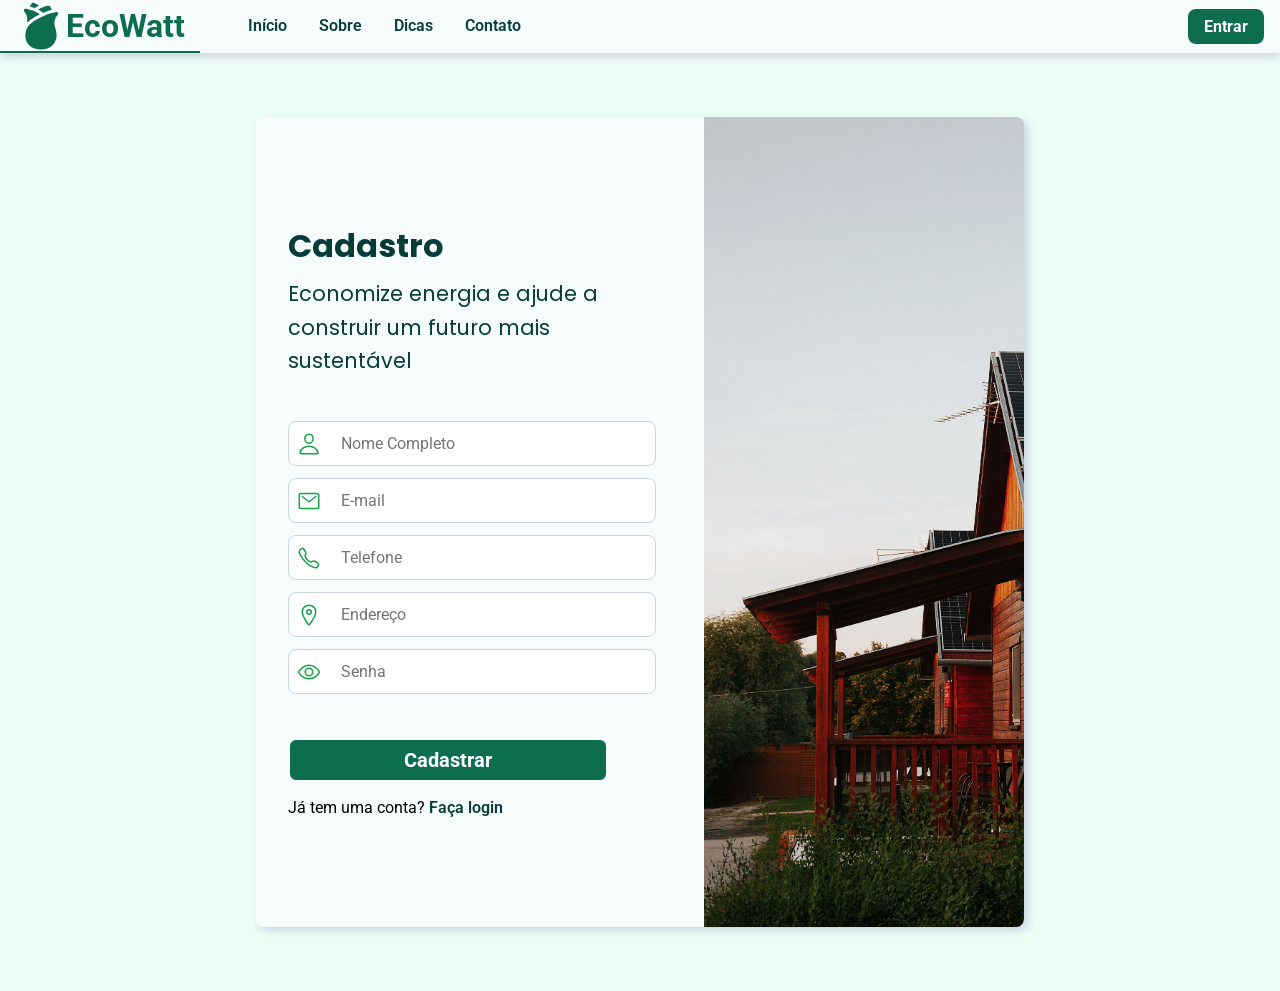
<file: index.html>
<!doctype html>
<html lang="pt-br">
  <head>
    <link rel="preconnect" href="https://fonts.googleapis.com" />
    <link rel="preconnect" href="https://fonts.gstatic.com" crossorigin />
    <meta charset="UTF-8" />
    <meta name="viewport" content="width=device-width, initial-scale=1.0" />
    <link
      href="https://fonts.googleapis.com/css2?family=Poppins:ital,wght@0,100;0,200;0,300;0,400;0,500;0,600;0,700;0,800;0,900;1,100;1,200;1,300;1,400;1,500;1,600;1,700;1,800;1,900&family=Roboto:ital,wght@0,100..900;1,100..900&display=swap"
      rel="stylesheet"
    />
    <link rel="stylesheet" href="styles/index.css" />
    <title>EcoWatt</title>
  </head>
  <body class="pagina-cadastro">
    <header>
      <div id="logo">
        <img src="assets/icons/logo.svg" alt="Logo EcoWatt" />EcoWatt
      </div>
      <div id="navContainer">
        <nav>
          <a href="pages/login.html">Início</a>
          <a href="pages/login.html">Sobre</a>
          <a href="pages/login.html">Dicas</a>
          <a href="pages/login.html">Contato</a>
        </nav>

        <a href="pages/login.html" id="botaoEntrar" class="botao-verde"
          >Entrar</a
        >
      </div>
    </header>

    <div id="formContainer" class="radial-05 sombra">
      <div id="formView" class="radial-05">
        <form>
          <h1>Cadastro</h1>
          <h2>
            Economize energia e ajude a construir um futuro mais sustentável
          </h2>
          <div class="campo-formulario radial-05">
            <img src="assets/icons/person-outline.svg" alt="ícone de pessoa" />
            <input
              type="text"
              name="nome"
              id="nome"
              placeholder="Nome Completo"
              required
            />
          </div>
          <div class="campo-formulario radial-05">
            <img src="assets/icons/mail-outline.svg" alt="ícone de e-mail" />
            <input
              type="email"
              name="email"
              id="email"
              placeholder="E-mail"
              required
            />
          </div>
          <div class="campo-formulario radial-05">
            <img src="assets/icons/call-outline.svg" alt="ícone de telefone" />
            <input
              type="tel"
              name="telefone"
              id="telefone"
              placeholder="Telefone"
              required
            />
          </div>
          <div class="campo-formulario radial-05">
            <img
              src="assets/icons/location-outline.svg"
              alt="ícone de localização de GPS"
            />
            <input
              type="text"
              name="endereco"
              id="endereco"
              placeholder="Endereço"
              required
            />
          </div>

          <div class="campo-formulario radial-05">
            <img
              src="assets/icons/eye-outline.svg"
              alt="ícone de visualização de senha"
            />
            <input
              type="password"
              name="senha"
              id="senha"
              placeholder="Senha"
              required
            />
          </div>
          <div id="botoesCadastroContainer">
            <a href="pages/login.html" class="botao-verde" id="botaoCadastrar"
              >Cadastrar</a
            >
            <span
              >Já tem uma conta? <a href="pages/login.html">Faça login</a></span
            >
          </div>
        </form>
        <img
          src="assets/figs/casa-energia-solar.jpg"
          alt="casa com placa solhar no telhado"
          id="formViewImg"
        />
      </div>
    </div>
  </body>
</html>
</file>
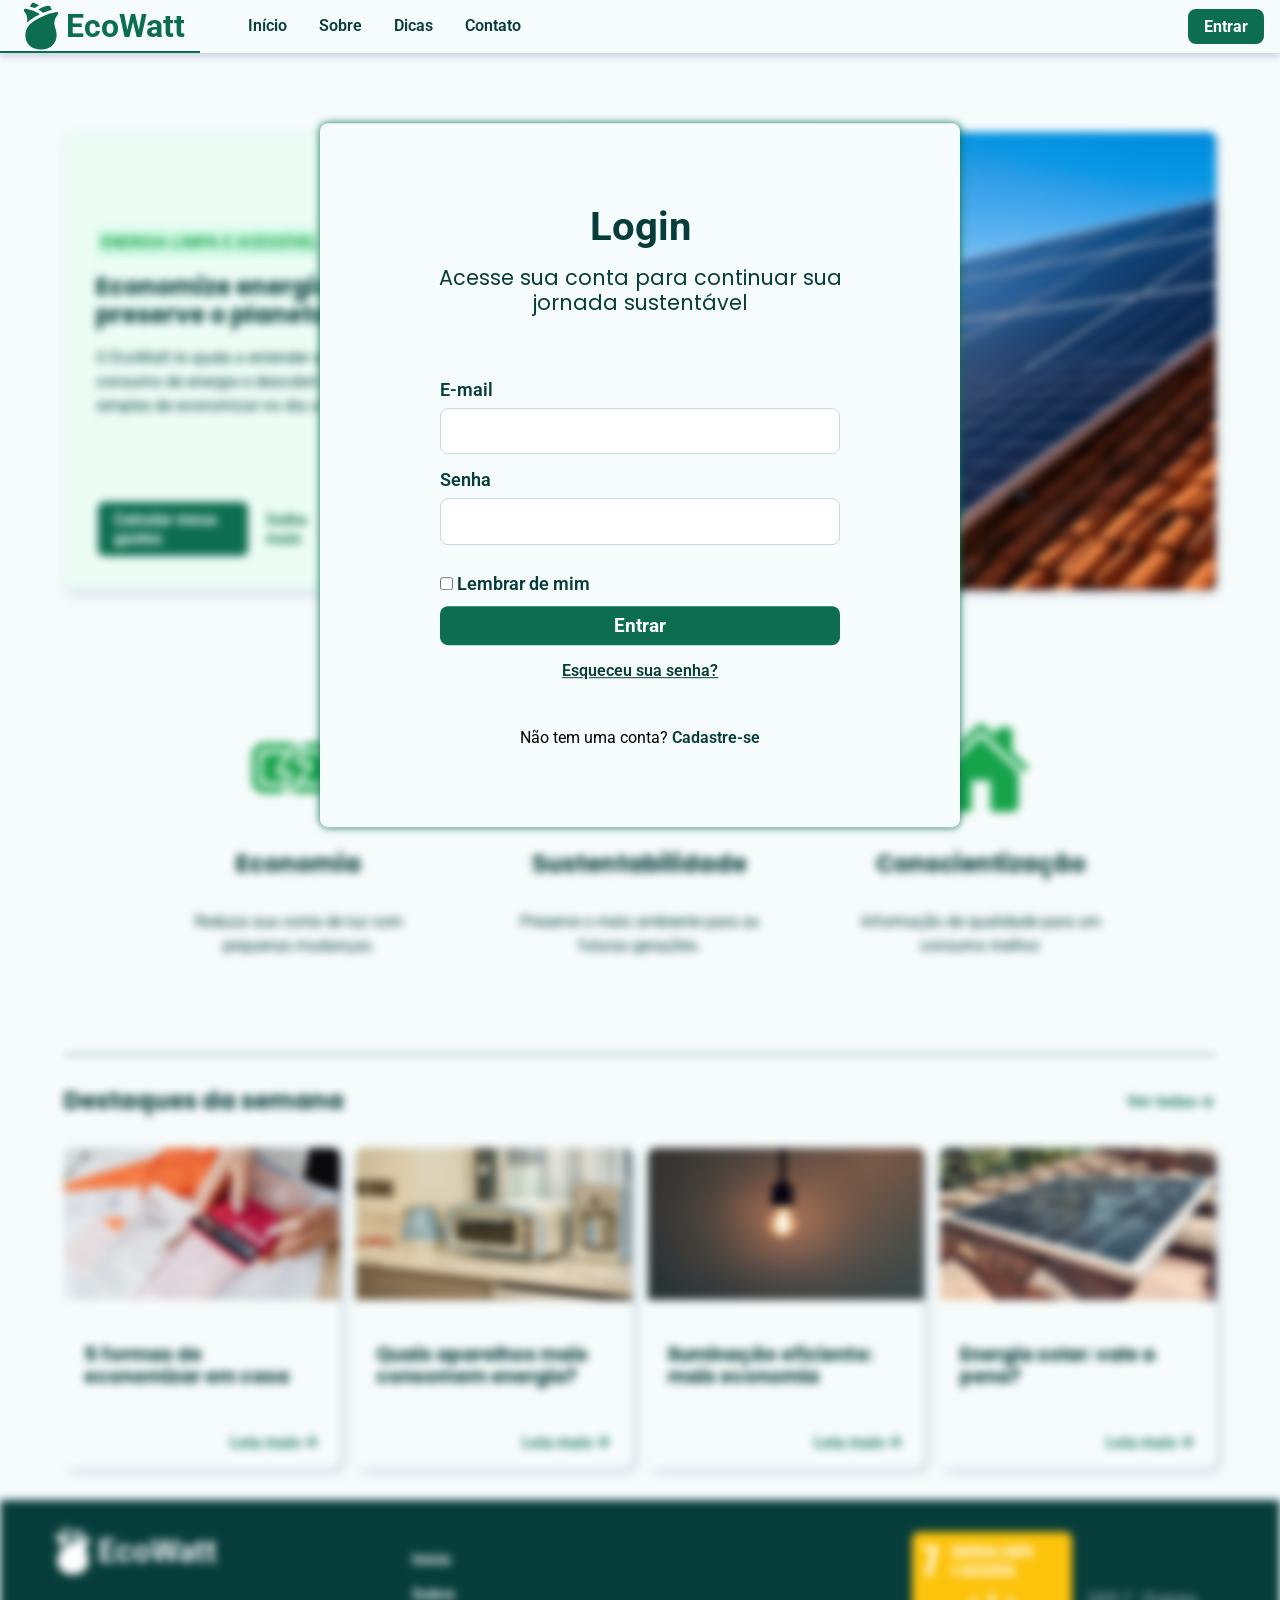
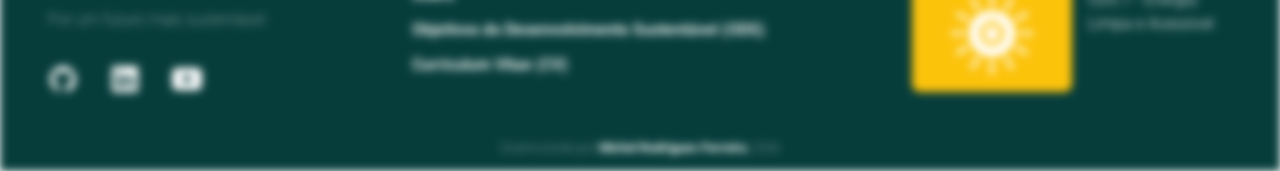
<file: pages/login.html>
<!doctype html>
<html lang="pt-br">
  <head>
    <link rel="preconnect" href="https://fonts.googleapis.com" />
    <link rel="preconnect" href="https://fonts.gstatic.com" crossorigin />
    <meta charset="UTF-8" />
    <meta name="viewport" content="width=device-width, initial-scale=1.0" />
    <link
      href="https://fonts.googleapis.com/css2?family=Poppins:ital,wght@0,100;0,200;0,300;0,400;0,500;0,600;0,700;0,800;0,900;1,100;1,200;1,300;1,400;1,500;1,600;1,700;1,800;1,900&family=Roboto:ital,wght@0,100..900;1,100..900&display=swap"
      rel="stylesheet"
    />
    <link rel="stylesheet" href="../styles/index.css" />
    <title>EcoWatt</title>
  </head>
  <body class="pagina-login">
    <header>
      <div id="logo">
        <img src="../assets/icons/logo.svg" alt="Logo EcoWatt" />EcoWatt
      </div>
      <div id="navContainer">
        <nav>
          <a href="../index.html">Início</a>
          <a href="login.html">Sobre</a>
          <a href="login.html">Dicas</a>
          <a href="login.html">Contato</a>
        </nav>

        <a href="login.html" id="botaoEntrar" class="botao-verde">Entrar</a>
      </div>
    </header>

    <div id="loginContainer" class="radial-05">
      <div id="tituloContainer">
        <div id="loginTitulo">Login</div>
        <h2>Acesse sua conta para continuar sua jornada sustentável</h2>
      </div>

      <form id="formLogin">
        <label for="emailUsuario">E-mail</label>
        <input
          type="email"
          name="emailUsuario"
          id="emailUsuario"
          class="radial-05"
        />
        <label for="senhaUsuario">Senha</label>
        <input
          type="password"
          name="senhaUsuario"
          id="senhaUsuario"
          class="radial-05"
        />
        <div id="lembrarUsuario">
          <input
            type="checkbox"
            name="lembrar"
            id="lembrar"
            class="radial-05"
          />
          <label for="lembrar">Lembrar de mim</label>
        </div>

        <div id="loginBtnContainer">
          <a href="principal.html" id="botaoLogin" class="botao-verde"
            >Entrar</a
          >
          <a href="recuperar-senha.html">Esqueceu sua senha?</a>
        </div>
      </form>

      <span class="direcionar-cadastro"
        >Não tem uma conta? <a href="../index.html">Cadastre-se</a></span
      >
    </div>

    <div id="principalOpaca">
      <main>
        <section id="hero" class="margin-inline-4 radial-05">
          <div id="heroTexto">
            <div class="caixa-titulo">ENERGIA LIMPA E ACESSÍVEL</div>
            <h1>Economize energia, preserve o planeta!</h1>
            <p>
              O EcoWatt te ajuda a entender seu consumo de energia e descobrir
              formas simples de economizar no dia a dia.
            </p>
            <div id="heroBotoes">
              <a href="#" id="botaoComecar" class="botao-verde"
                >Calcular meus gastos</a
              >
              <a href="#"
                >Saiba mais
                <img
                  src="../assets/icons/arrow-forward.svg"
                  alt="ícone de seta para a direita"
                  class="icone-botao"
              /></a>
            </div>
          </div>
          <div id="heroImg">
            <img
              src="../assets/figs/placa-solar.jpg"
              alt="casa com placa solar no telhado"
            />
          </div>
        </section>

        <section id="dicas" class="margin-inline-4">
          <div class="card radial-05">
            <img
              src="../assets/icons/battery-charging.svg"
              alt="ícone de bateria com carga cheia"
            />
            <h2>Economia</h2>
            <p>Reduza sua conta de luz com pequenas mudanças.</p>
          </div>
          <div class="card radial-05">
            <img src="../assets/icons/leaf.svg" alt="ícone de folha" />
            <h2>Sustentabilidade</h2>
            <p>Preserve o meio ambiente para as futuras gerações.</p>
          </div>
          <div class="card radial-05">
            <img src="../assets/icons/home.svg" alt="ícone de casa" />
            <h2>Conscientização</h2>
            <p>Informação de qualidade para um consumo melhor.</p>
          </div>
        </section>

        <section id="destaques" class="margin-inline-4">
          <div id="destaquesHeader">
            <h2>Destaques da semana</h2>
            <a href="#"
              >Ver todas
              <img
                src="../assets/icons/arrow-forward.svg"
                alt="ícone de seta para a direita"
                class="icone-botao"
            /></a>
          </div>
          <div id="grid-destaques">
            <div class="card-destaque radial-05 sombra">
              <img
                src="../assets/figs/analisando-as-contas.jpg"
                alt="imagem de pessoa segurando um calculadora e analisando contas"
                class="img-destaque"
              />
              <h3>5 formas de economizar em casa</h3>
              <a href="#"
                >Leia mais
                <img
                  src="../assets/icons/arrow-forward.svg"
                  alt="ícone de seta para a direita"
                  class="icone-botao"
              /></a>
            </div>

            <div class="card-destaque radial-05 sombra">
              <img
                src="../assets/figs/eletrodomesticos.jpg"
                alt="eletrodomésticos em cima de uma pia de cozinha"
                class="img-destaque"
              />
              <h3>Quais aparelhos mais consomem energia?</h3>
              <a href="#"
                >Leia mais
                <img
                  src="../assets/icons/arrow-forward.svg"
                  alt="ícone de seta para a direita"
                  class="icone-botao"
              /></a>
            </div>

            <div class="card-destaque radial-05 sombra">
              <img
                src="../assets/figs/luminaria.jpg"
                alt="luminária acesa"
                class="img-destaque"
              />
              <h3>Iluminação eficiente: mais economia</h3>
              <a href="#"
                >Leia mais
                <img
                  src="../assets/icons/arrow-forward.svg"
                  alt="ícone de seta para a direita"
                  class="icone-botao"
              /></a>
            </div>

            <div class="card-destaque radial-05 sombra">
              <img
                src="../assets/figs/placa-solar-casa.jpg"
                alt="telhado de uma casa com placa solar"
                class="img-destaque"
              />
              <h3>Energia solar: vale a pena?</h3>
              <a href="#"
                >Leia mais
                <img
                  src="../assets/icons/arrow-forward.svg"
                  alt="ícone de seta para a direita"
                  class="icone-botao"
              /></a>
            </div>
          </div>
        </section>
      </main>

      <footer>
        <div id="footerContainer">
          <div id="redesSociais">
            <div id="logoFooter">
              <img
                src="../assets/icons/logo-branca.svg"
                alt="Logo EcoWatt"
                id="imgLogoFooter"
              />EcoWatt
            </div>
            <p>Por um futuro mais sustentável</p>
            <div id="redesSociaisIcones">
              <a href="#"
                ><img
                  src="../assets/icons/logo-github.svg"
                  alt="Ícone do GitHub"
                  class="icone-rede-social"
              /></a>
              <a href="#"
                ><img
                  src="../assets/icons/logo-linkedin.svg"
                  alt="Ícone do Linkedin"
                  class="icone-rede-social"
              /></a>
              <a href="#"
                ><img
                  src="../assets/icons/logo-youtube.svg"
                  alt="Ícone do YouTube"
                  class="icone-rede-social"
              /></a>
            </div>
          </div>
          <div id="linksFooter">
            <ul>
              <li><a href="#">Início</a></li>
              <li><a href="#">Sobre</a></li>
              <li>
                <a href="#">Objetivos do Desenvolvimento Sustentável (ODS)</a>
              </li>
              <li><a href="#">Curriculum Vitae (CV)</a></li>
            </ul>
          </div>
          <div id="ods">
            <img src="../assets/figs/ods-7.svg" alt="ODS7" class="radial-05" />
            <p>ODS 7 - Energia Limpa e Acessível</p>
          </div>
        </div>

        <span
          >Desenvolvido por <strong>Michel Rodrigues Ferreira</strong>,
          2026</span
        >
      </footer>
    </div>
  </body>
</html>
</file>
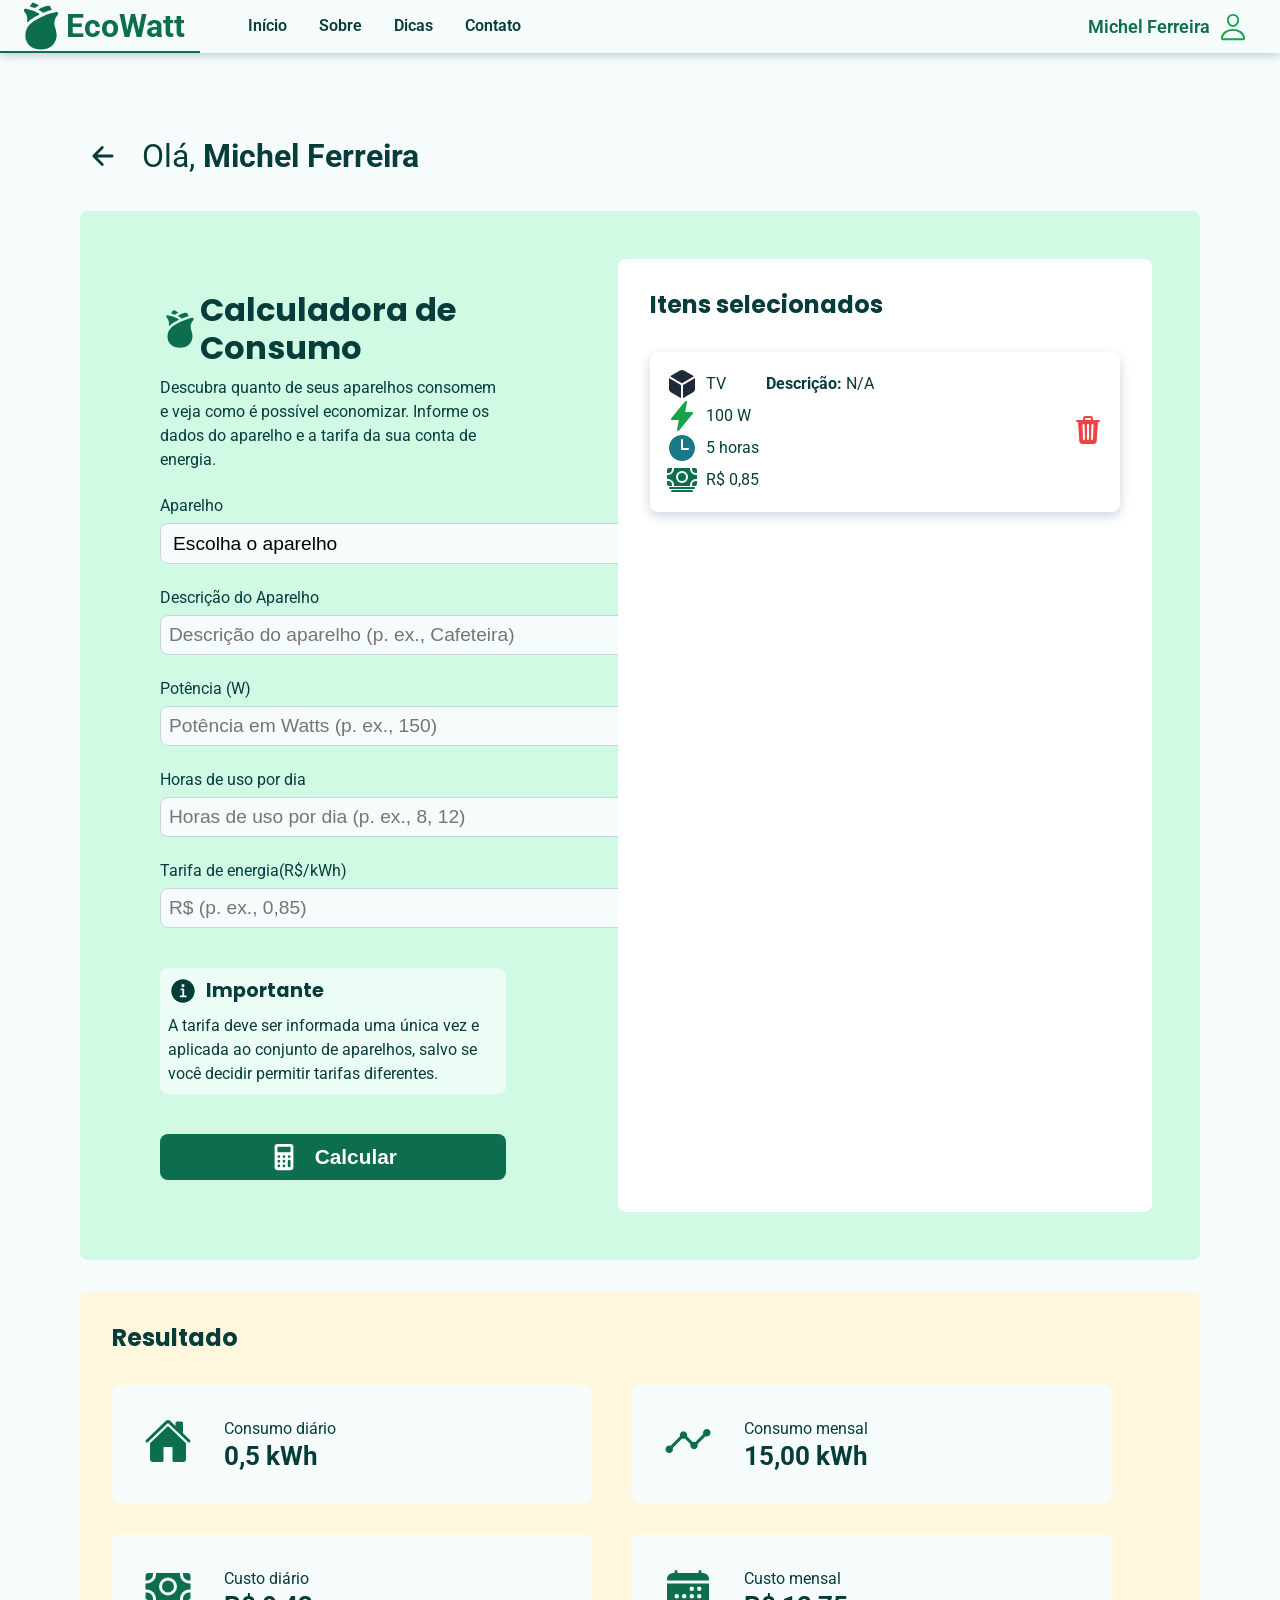
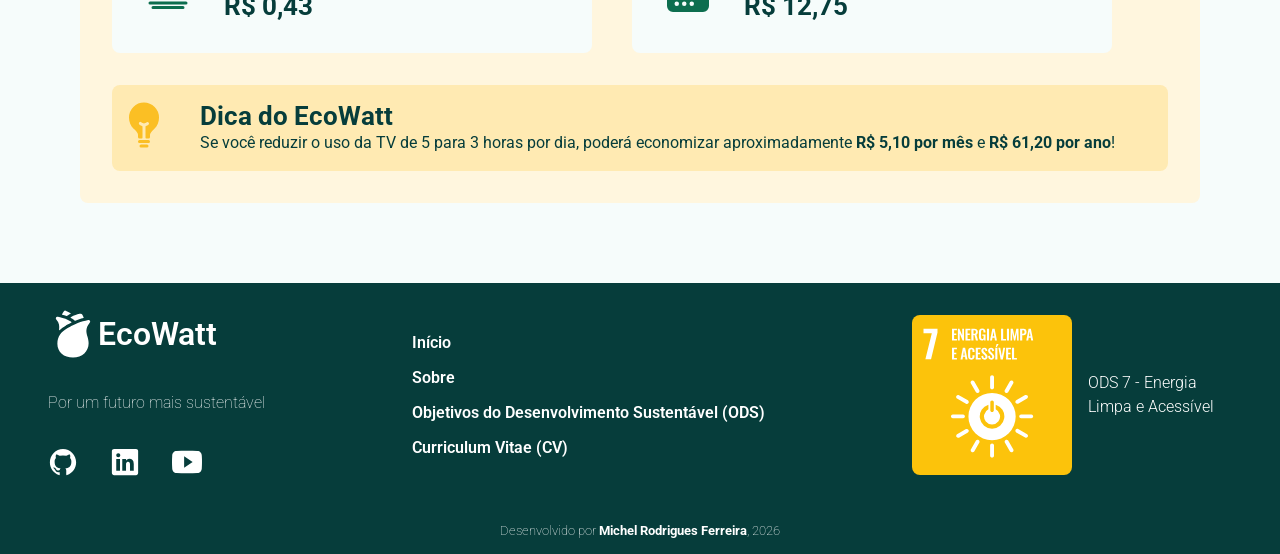
<file: pages/painel-usuario.html>
<!doctype html>
<html lang="pt-br">
  <head>
    <link rel="preconnect" href="https://fonts.googleapis.com" />
    <link rel="preconnect" href="https://fonts.gstatic.com" crossorigin />
    <meta charset="UTF-8" />
    <meta name="viewport" content="width=device-width, initial-scale=1.0" />
    <link
      href="https://fonts.googleapis.com/css2?family=Poppins:ital,wght@0,100;0,200;0,300;0,400;0,500;0,600;0,700;0,800;0,900;1,100;1,200;1,300;1,400;1,500;1,600;1,700;1,800;1,900&family=Roboto:ital,wght@0,100..900;1,100..900&display=swap"
      rel="stylesheet"
    />
    <link rel="stylesheet" href="../styles/index.css" />
    <title>EcoWatt</title>
  </head>
  <body class="pagina-painel">
    <header>
      <div id="logo">
        <img src="../assets/icons/logo.svg" alt="Logo EcoWatt" />EcoWatt
      </div>
      <div id="navContainer">
        <nav>
          <a href="principal.html">Início</a>
          <a href="sobre.html">Sobre</a>
          <a href="#dicas">Dicas</a>
          <a href="#redesSociais">Contato</a>
        </nav>

        <a href="painel-usuario.html" id="botaoPainel"
          >Michel Ferreira<img
            src="../assets/icons/person-outline.svg"
            alt="ícone de usuário"
          />
        </a>
      </div>
    </header>
    <main id="painelUsuario">
      <div id="cabecalhoPainel">
        <a href="principal.html"
          ><img
            src="../assets/icons/arrow-back.svg"
            alt="Ícone de seta para voltar" /></a
        ><span>Olá, <strong>Michel Ferreira</strong></span>
      </div>

      <div id="calculadoraDisplay" class="radial-05">
        <form id="formCalculadora">
          <h1>
            <img src="../assets/icons/logo.svg" alt="Logo EcoWatt" />Calculadora
            de Consumo
          </h1>
          <p>
            Descubra quanto de seus aparelhos consomem e veja como é possível
            economizar. Informe os dados do aparelho e a tarifa da sua conta de
            energia.
          </p>

          <label for="aparelho">Aparelho</label>
          <select name="aparelho" id="aparelho" required>
            <option value="" disabled selected>Escolha o aparelho</option>
            <option value="geladeira">Geladeira</option>
            <option value="microondas">Micro-ondas</option>
            <option value="tv">TV</option>
            <option value="computador">Computador</option>
            <option value="arcondicionado">Ar Condicionado</option>
            <option value="fogao">Chuveiro</option>
            <option value="aspirador">Aspirador de Pó</option>
            <option value="outro">Outro</option>
          </select>

          <label for="descricao">Descrição do Aparelho</label>
          <input
            type="text"
            name="descricao"
            id="descricao"
            placeholder="Descrição do aparelho (p. ex., Cafeteira)"
          />

          <label for="potencia">Potência (W)</label>
          <input
            type="number"
            name="potencia"
            id="potencia"
            required
            placeholder="Potência em Watts (p. ex., 150)"
          />

          <label for="horasUso">Horas de uso por dia</label>
          <input
            type="number"
            name="horasUso"
            id="horasUso"
            required
            placeholder="Horas de uso por dia (p. ex., 8, 12)"
          />

          <label for="tarifaUso">Tarifa de energia(R$/kWh)</label>
          <input
            type="text"
            name="tarifaUso"
            id="tarifaUso"
            required
            placeholder="R$ (p. ex., 0,85)"
          />

          <div class="aviso radial-05">
            <h2>
              <img
                src="../assets/icons/information-circle.svg"
                alt="ícone de informação"
              />
              Importante
            </h2>
            <p>
              A tarifa deve ser informada uma única vez e aplicada ao conjunto
              de aparelhos, salvo se você decidir permitir tarifas diferentes.
            </p>
          </div>

          <button id="botaoCalcular" class="botao-verde">
            <img
              src="../assets/icons/calculator-white.svg"
              alt="ícone de calculadora"
              class="icone-botao"
            />
            Calcular
          </button>
        </form>
        <div id="itens" class="radial-05">
          <h2>Itens selecionados</h2>
          <ul id="listaItens">
            <li class="item-aparelho">
              <div class="caracteristicas">
                <div class="nome-aparelho">
                  <img src="../assets/icons/cube.svg" alt="ícone de cubo" />
                  <span>TV</span>
                  <p><strong>Descrição: </strong> N/A</p>
                </div>
                <div class="potencia-aparelho">
                  <img src="../assets/icons/flash.svg" alt="ícone de raio" />
                  <span>100 W</span>
                </div>

                <div class="horas-uso">
                  <img src="../assets/icons/time.svg" alt="ícone de relógio" />
                  <span>5 horas</span>
                </div>

                <div class="tarifa-uso">
                  <img src="../assets/icons/cash.svg" alt="ícone de dinheiro" />
                  <span>R$ 0,85</span>
                </div>
              </div>

              <div class="acoes">
                <img src="../assets/icons/trash.svg" alt="ícone de lixeira" />
              </div>
            </li>
          </ul>
        </div>
      </div>

      <div id="resultado" class="radial-05">
        <h2>Resultado</h2>

        <div class="grid-resultado">
          <div class="consumo-diario-estimado card-resultado radial-05">
            <div class="icone-res">
              <img src="../assets/icons/home-darker.svg" alt="ícone de casa" />
            </div>
            <div class="texto-res">
              <p>Consumo diário</p>
              <span class="valor-res">0,5 kWh</span>
            </div>
          </div>

          <div class="consumo-mensal-estimado card-resultado radial-05">
            <div class="icone-res">
              <img src="../assets/icons/analytics.svg" alt="ícone de gráfico" />
            </div>
            <div class="texto-res">
              <p>Consumo mensal</p>
              <span class="valor-res">15,00 kWh</span>
            </div>
          </div>

          <div class="custo-diario-estimado card-resultado radial-05">
            <div class="icone-res">
              <img src="../assets/icons/cash.svg" alt="ícone de dinheiro" />
            </div>
            <div class="texto-res">
              <p>Custo diário</p>
              <span class="valor-res">R$ 0,43</span>
            </div>
          </div>

          <div class="custo-mensal-estimado card-resultado radial-05">
            <div class="icone-res">
              <img src="../assets/icons/calendar.svg" alt="" />
            </div>
            <div class="texto-res">
              <p>Custo mensal</p>
              <span class="valor-res">R$ 12,75</span>
            </div>
          </div>
        </div>

        <div id="dica" class="radial-05">
          <div class="icone-res">
            <img src="../assets/icons/bulb.svg" alt="ícone de lâmpada" />
          </div>

          <div class="texto-dica-resultado">
            <span class="titulo-dica-resultado">Dica do EcoWatt</span>
            <p>
              Se você reduzir o uso da TV de 5 para 3 horas por dia, poderá
              economizar aproximadamente
              <span class="economia">R$ 5,10 por mês</span> e
              <span class="economia">R$ 61,20 por ano</span>!
            </p>
          </div>
        </div>
      </div>
    </main>

    <footer>
      <div id="footerContainer">
        <div id="redesSociais">
          <div id="logoFooter">
            <img
              src="../assets/icons/logo-branca.svg"
              alt="Logo EcoWatt"
              id="imgLogoFooter"
            />EcoWatt
          </div>
          <p>Por um futuro mais sustentável</p>
          <div id="redesSociaisIcones">
            <a href="https://github.com/monwire" target="_blank"
              ><img
                src="../assets/icons/logo-github.svg"
                alt="Ícone do GitHub"
                class="icone-rede-social"
            /></a>
            <a
              href="https://www.linkedin.com/in/michel-rodrigues-ferreira-ab06b2360/"
              target="_blank"
              ><img
                src="../assets/icons/logo-linkedin.svg"
                alt="Ícone do Linkedin"
                class="icone-rede-social"
            /></a>
            <a
              href="https://www.youtube.com/@MichelFerreira-o5y"
              target="_blank"
              ><img
                src="../assets/icons/logo-youtube.svg"
                alt="Ícone do YouTube"
                class="icone-rede-social"
            /></a>
          </div>
        </div>
        <div id="linksFooter">
          <ul>
            <li><a href="principal.html">Início</a></li>
            <li><a href="sobre.html">Sobre</a></li>
            <li>
              <a href="https://brasil.un.org/pt-br/sdgs" target="_blank"
                >Objetivos do Desenvolvimento Sustentável (ODS)</a
              >
            </li>
            <li>
              <a
                href="https://monwire.github.io/curriculum-vitae/"
                target="_blank"
                >Curriculum Vitae (CV)</a
              >
            </li>
          </ul>
        </div>
        <div id="ods">
          <img src="../assets/figs/ods-7.svg" alt="ODS7" class="radial-05" />
          <p>ODS 7 - Energia Limpa e Acessível</p>
        </div>
      </div>

      <span
        >Desenvolvido por <strong>Michel Rodrigues Ferreira</strong>, 2026</span
      >
    </footer>
  </body>
</html>
</file>
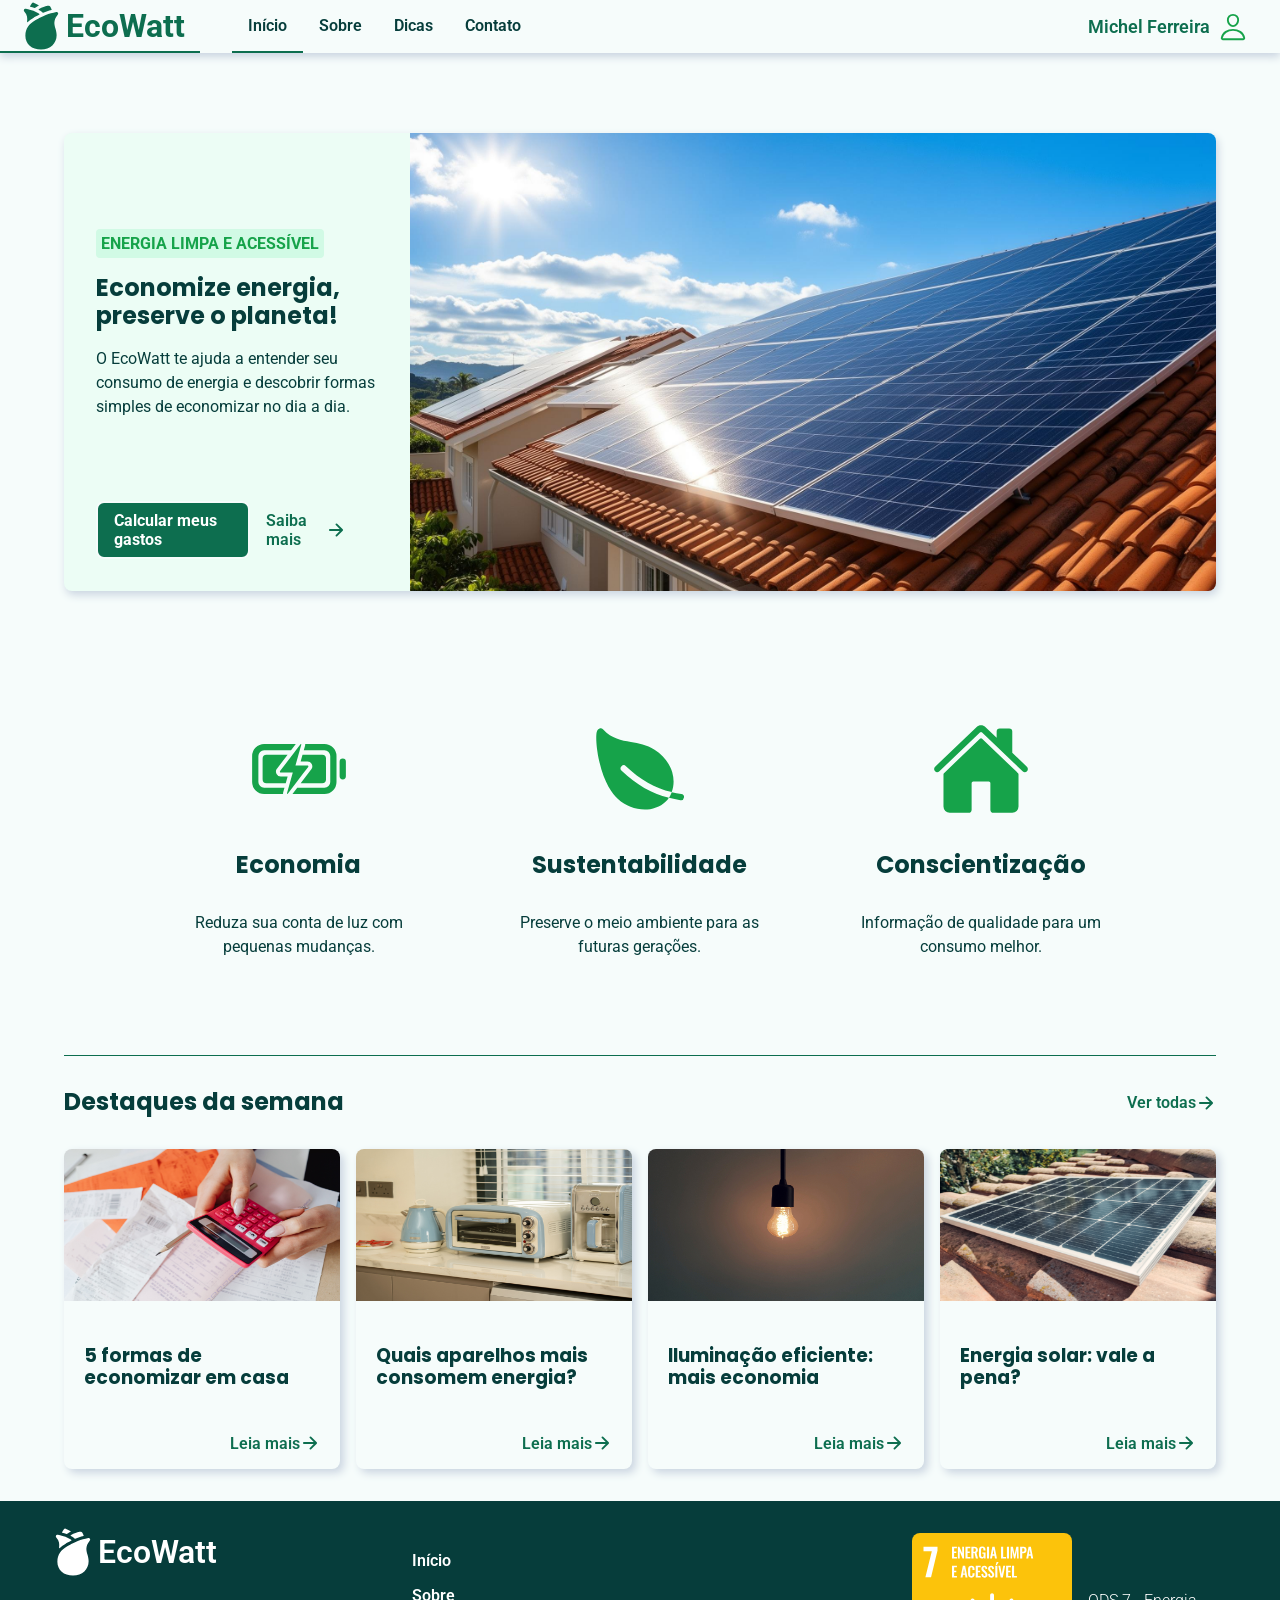
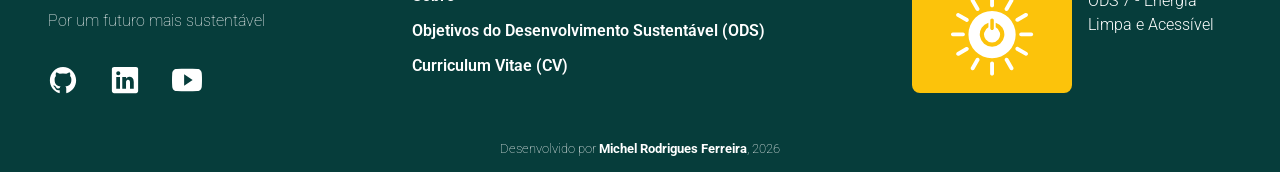
<file: pages/principal.html>
<!doctype html>
<html lang="pt-br">
  <head>
    <link rel="preconnect" href="https://fonts.googleapis.com" />
    <link rel="preconnect" href="https://fonts.gstatic.com" crossorigin />
    <meta charset="UTF-8" />
    <meta name="viewport" content="width=device-width, initial-scale=1.0" />
    <link
      href="https://fonts.googleapis.com/css2?family=Poppins:ital,wght@0,100;0,200;0,300;0,400;0,500;0,600;0,700;0,800;0,900;1,100;1,200;1,300;1,400;1,500;1,600;1,700;1,800;1,900&family=Roboto:ital,wght@0,100..900;1,100..900&display=swap"
      rel="stylesheet"
    />
    <link rel="stylesheet" href="../styles/index.css" />
    <title>EcoWatt</title>
  </head>
  <body>
    <header>
      <div id="logo">
        <img src="../assets/icons/logo.svg" alt="Logo EcoWatt" />EcoWatt
      </div>
      <div id="navContainer">
        <nav>
          <a href="principal.html" class="selecionado">Início</a>
          <a href="sobre.html">Sobre</a>
          <a href="#dicas">Dicas</a>
          <a href="#redesSociais">Contato</a>
        </nav>

        <a href="painel-usuario.html" id="botaoPainel"
          >Michel Ferreira<img
            src="../assets/icons/person-outline.svg"
            alt="ícone de usuário"
          />
        </a>
      </div>
    </header>
    <main>
      <section id="hero" class="margin-inline-4 radial-05">
        <div id="heroTexto">
          <div class="caixa-titulo">ENERGIA LIMPA E ACESSÍVEL</div>
          <h1>Economize energia, preserve o planeta!</h1>
          <p>
            O EcoWatt te ajuda a entender seu consumo de energia e descobrir
            formas simples de economizar no dia a dia.
          </p>
          <div id="heroBotoes">
            <a href="painel-usuario.html" id="botaoComecar" class="botao-verde"
              >Calcular meus gastos</a
            >
            <a href="sobre.html"
              >Saiba mais
              <img
                src="../assets/icons/arrow-forward.svg"
                alt="ícone de seta para a direita"
                class="icone-botao"
            /></a>
          </div>
        </div>
        <div id="heroImg">
          <img
            src="../assets/figs/placa-solar.jpg"
            alt="casa com placa solar no telhado"
          />
        </div>
      </section>

      <section id="dicas" class="margin-inline-4">
        <div class="card radial-05">
          <img
            src="../assets/icons/battery-charging.svg"
            alt="ícone de bateria com carga cheia"
          />
          <h2>Economia</h2>
          <p>Reduza sua conta de luz com pequenas mudanças.</p>
        </div>
        <div class="card radial-05">
          <img src="../assets/icons/leaf.svg" alt="ícone de folha" />
          <h2>Sustentabilidade</h2>
          <p>Preserve o meio ambiente para as futuras gerações.</p>
        </div>
        <div class="card radial-05">
          <img src="../assets/icons/home.svg" alt="ícone de casa" />
          <h2>Conscientização</h2>
          <p>Informação de qualidade para um consumo melhor.</p>
        </div>
      </section>

      <section id="destaques" class="margin-inline-4">
        <div id="destaquesHeader">
          <h2>Destaques da semana</h2>
          <a href="#"
            >Ver todas
            <img
              src="../assets/icons/arrow-forward.svg"
              alt="ícone de seta para a direita"
              class="icone-botao"
          /></a>
        </div>
        <div id="grid-destaques">
          <div class="card-destaque radial-05 sombra">
            <img
              src="../assets/figs/analisando-as-contas.jpg"
              alt="imagem de pessoa segurando um calculadora e analisando contas"
              class="img-destaque"
            />
            <h3>5 formas de economizar em casa</h3>
            <a href="#"
              >Leia mais
              <img
                src="../assets/icons/arrow-forward.svg"
                alt="ícone de seta para a direita"
                class="icone-botao"
            /></a>
          </div>

          <div class="card-destaque radial-05 sombra">
            <img
              src="../assets/figs/eletrodomesticos.jpg"
              alt="eletrodomésticos em cima de uma pia de cozinha"
              class="img-destaque"
            />
            <h3>Quais aparelhos mais consomem energia?</h3>
            <a href="#"
              >Leia mais
              <img
                src="../assets/icons/arrow-forward.svg"
                alt="ícone de seta para a direita"
                class="icone-botao"
            /></a>
          </div>

          <div class="card-destaque radial-05 sombra">
            <img
              src="../assets/figs/luminaria.jpg"
              alt="luminária acesa"
              class="img-destaque"
            />
            <h3>Iluminação eficiente: mais economia</h3>
            <a href="#"
              >Leia mais
              <img
                src="../assets/icons/arrow-forward.svg"
                alt="ícone de seta para a direita"
                class="icone-botao"
            /></a>
          </div>

          <div class="card-destaque radial-05 sombra">
            <img
              src="../assets/figs/placa-solar-casa.jpg"
              alt="telhado de uma casa com placa solar"
              class="img-destaque"
            />
            <h3>Energia solar: vale a pena?</h3>
            <a href="#"
              >Leia mais
              <img
                src="../assets/icons/arrow-forward.svg"
                alt="ícone de seta para a direita"
                class="icone-botao"
            /></a>
          </div>
        </div>
      </section>
    </main>

    <footer>
      <div id="footerContainer">
        <div id="redesSociais">
          <div id="logoFooter">
            <img
              src="../assets/icons/logo-branca.svg"
              alt="Logo EcoWatt"
              id="imgLogoFooter"
            />EcoWatt
          </div>
          <p>Por um futuro mais sustentável</p>
          <div id="redesSociaisIcones">
            <a href="https://github.com/monwire" target="_blank"
              ><img
                src="../assets/icons/logo-github.svg"
                alt="Ícone do GitHub"
                class="icone-rede-social"
            /></a>
            <a
              href="https://www.linkedin.com/in/michel-rodrigues-ferreira-ab06b2360/"
              target="_blank"
              ><img
                src="../assets/icons/logo-linkedin.svg"
                alt="Ícone do Linkedin"
                class="icone-rede-social"
            /></a>
            <a
              href="https://www.youtube.com/@MichelFerreira-o5y"
              target="_blank"
              ><img
                src="../assets/icons/logo-youtube.svg"
                alt="Ícone do YouTube"
                class="icone-rede-social"
            /></a>
          </div>
        </div>
        <div id="linksFooter">
          <ul>
            <li><a href="principal.html">Início</a></li>
            <li><a href="sobre.html">Sobre</a></li>
            <li>
              <a href="https://brasil.un.org/pt-br/sdgs" target="_blank"
                >Objetivos do Desenvolvimento Sustentável (ODS)</a
              >
            </li>
            <li>
              <a
                href="https://monwire.github.io/curriculum-vitae/"
                target="_blank"
                >Curriculum Vitae (CV)</a
              >
            </li>
          </ul>
        </div>
        <div id="ods">
          <img src="../assets/figs/ods-7.svg" alt="ODS7" class="radial-05" />
          <p>ODS 7 - Energia Limpa e Acessível</p>
        </div>
      </div>

      <span
        >Desenvolvido por <strong>Michel Rodrigues Ferreira</strong>, 2026</span
      >
    </footer>
  </body>
</html>
</file>
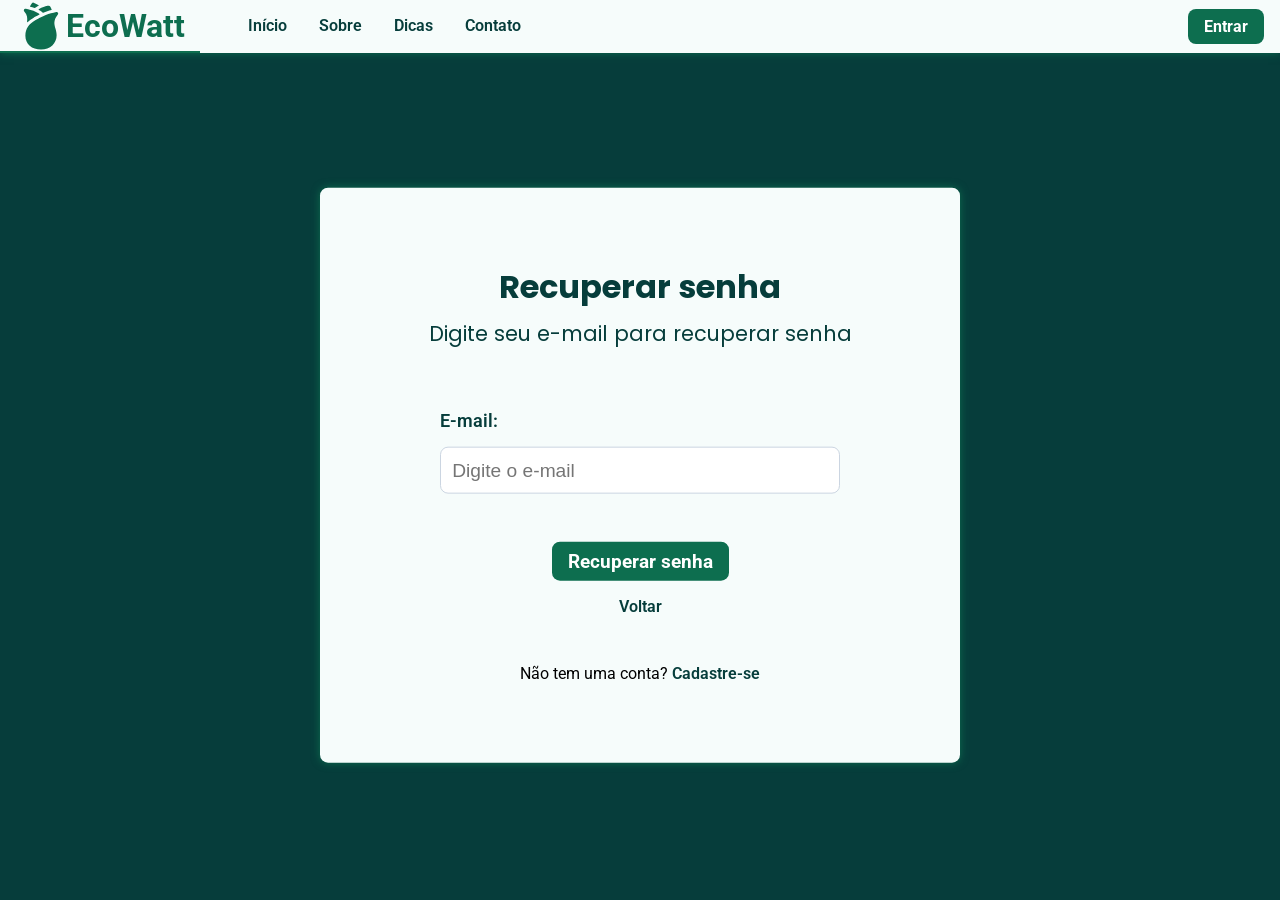
<file: pages/recuperar-senha.html>
<!doctype html>
<html lang="pt-br">
  <head>
    <link rel="preconnect" href="https://fonts.googleapis.com" />
    <link rel="preconnect" href="https://fonts.gstatic.com" crossorigin />
    <meta charset="UTF-8" />
    <meta name="viewport" content="width=device-width, initial-scale=1.0" />
    <link
      href="https://fonts.googleapis.com/css2?family=Poppins:ital,wght@0,100;0,200;0,300;0,400;0,500;0,600;0,700;0,800;0,900;1,100;1,200;1,300;1,400;1,500;1,600;1,700;1,800;1,900&family=Roboto:ital,wght@0,100..900;1,100..900&display=swap"
      rel="stylesheet"
    />
    <link rel="stylesheet" href="../styles/index.css" />
    <title>EcoWatt</title>
  </head>
  <body class="pagina-recuperacao">
    <header>
      <div id="logo">
        <img src="../assets/icons/logo.svg" alt="Logo EcoWatt" />EcoWatt
      </div>
      <div id="navContainer">
        <nav>
          <a href="login.html">Início</a>
          <a href="sobre.html">Sobre</a>
          <a href="login.html">Dicas</a>
          <a href="login.html">Contato</a>
        </nav>

        <a href="login.html" id="botaoEntrar" class="botao-verde">Entrar</a>
      </div>
    </header>

    <div id="loginContainer" class="radial-05">
      <div id="tituloContainer">
        <h1>Recuperar senha</h1>
        <h2>Digite seu e-mail para recuperar senha</h2>
      </div>

      <form id="recuperarSenhaForm">
        <label for="emailRecuperacao">E-mail:</label>
        <input
          type="email"
          name="emailRecuperacao"
          id="emailRecuperacao"
          placeholder="Digite o e-mail"
          class="radial-05"
        />
      </form>

      <div id="recuperarSenhaBtn">
        <a href="index.html" id="botaoRecuperar" class="botao-verde"
          >Recuperar senha</a
        >
        <a href="login.html" id="voltarBtn">Voltar</a>
      </div>

      <span class="direcionar-cadastro"
        >Não tem uma conta? <a href="cadastro.html">Cadastre-se</a></span
      >
    </div>
  </body>
</html>
</file>
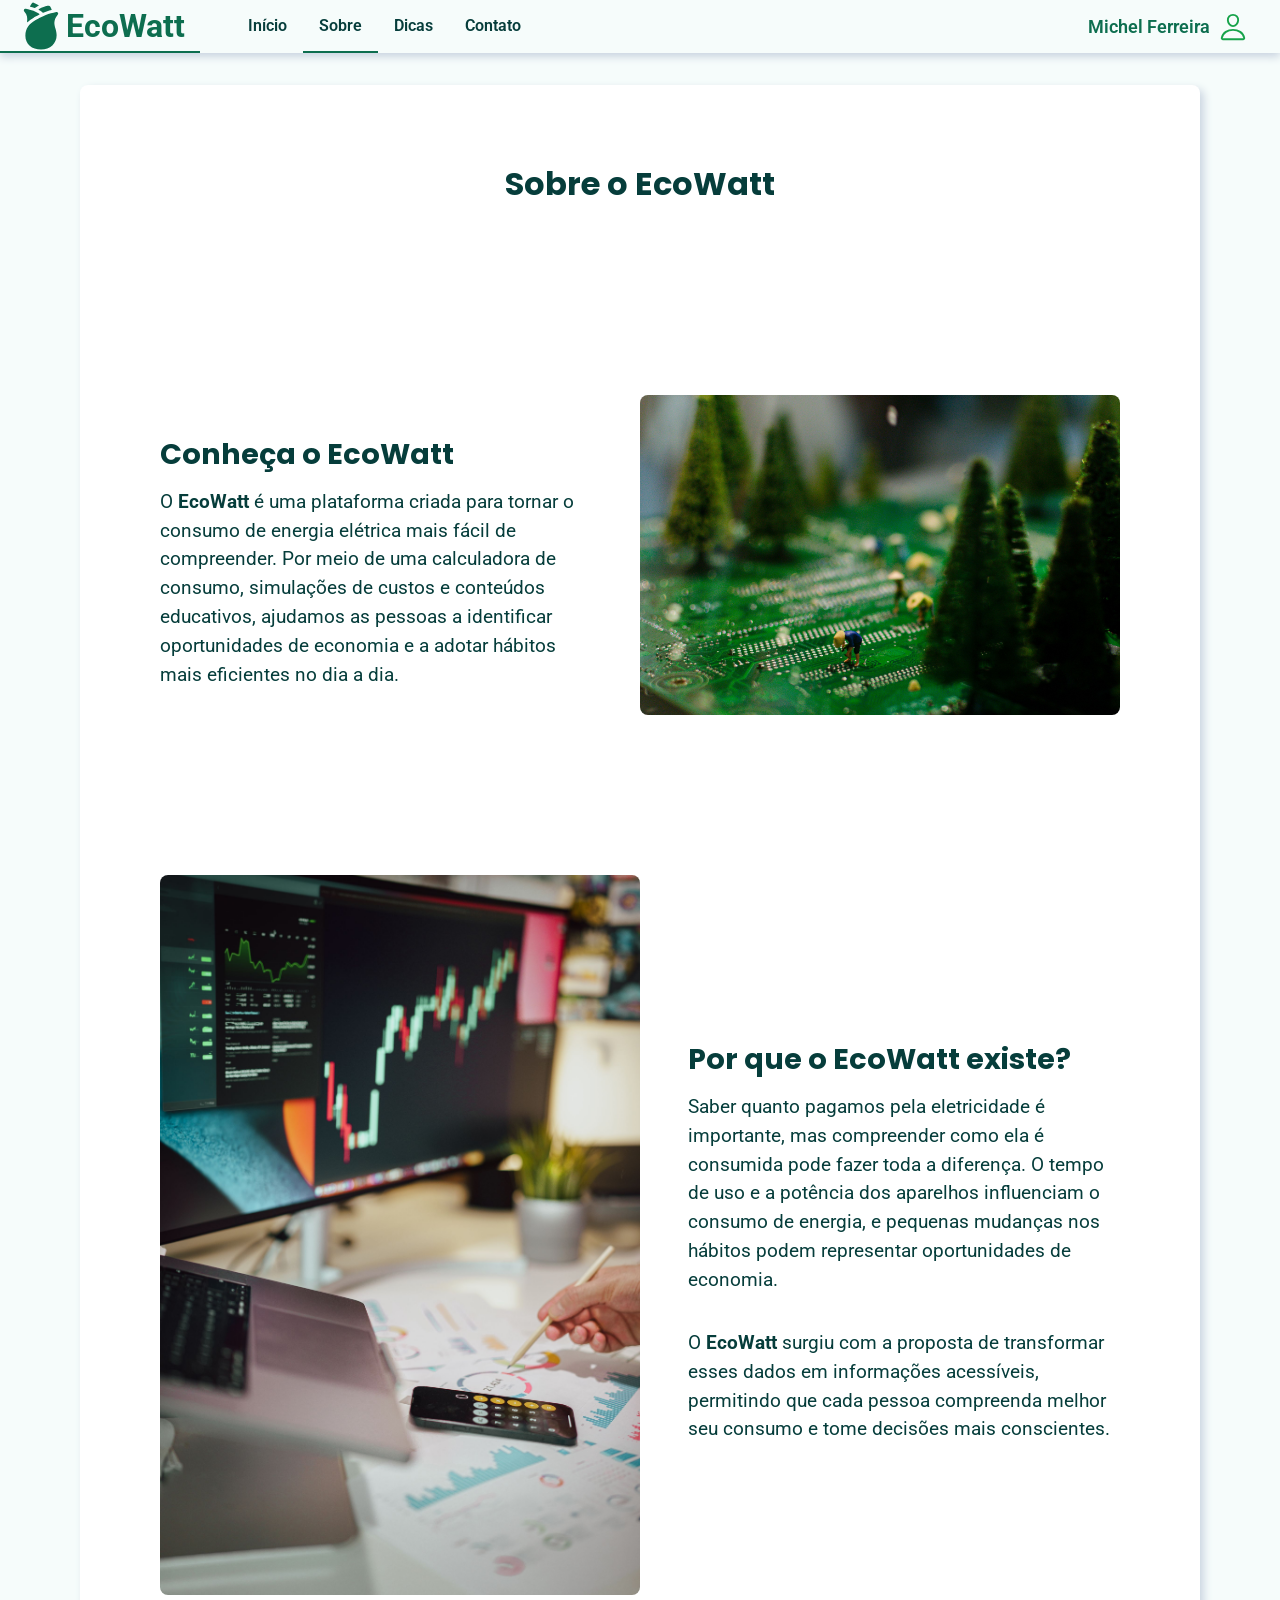
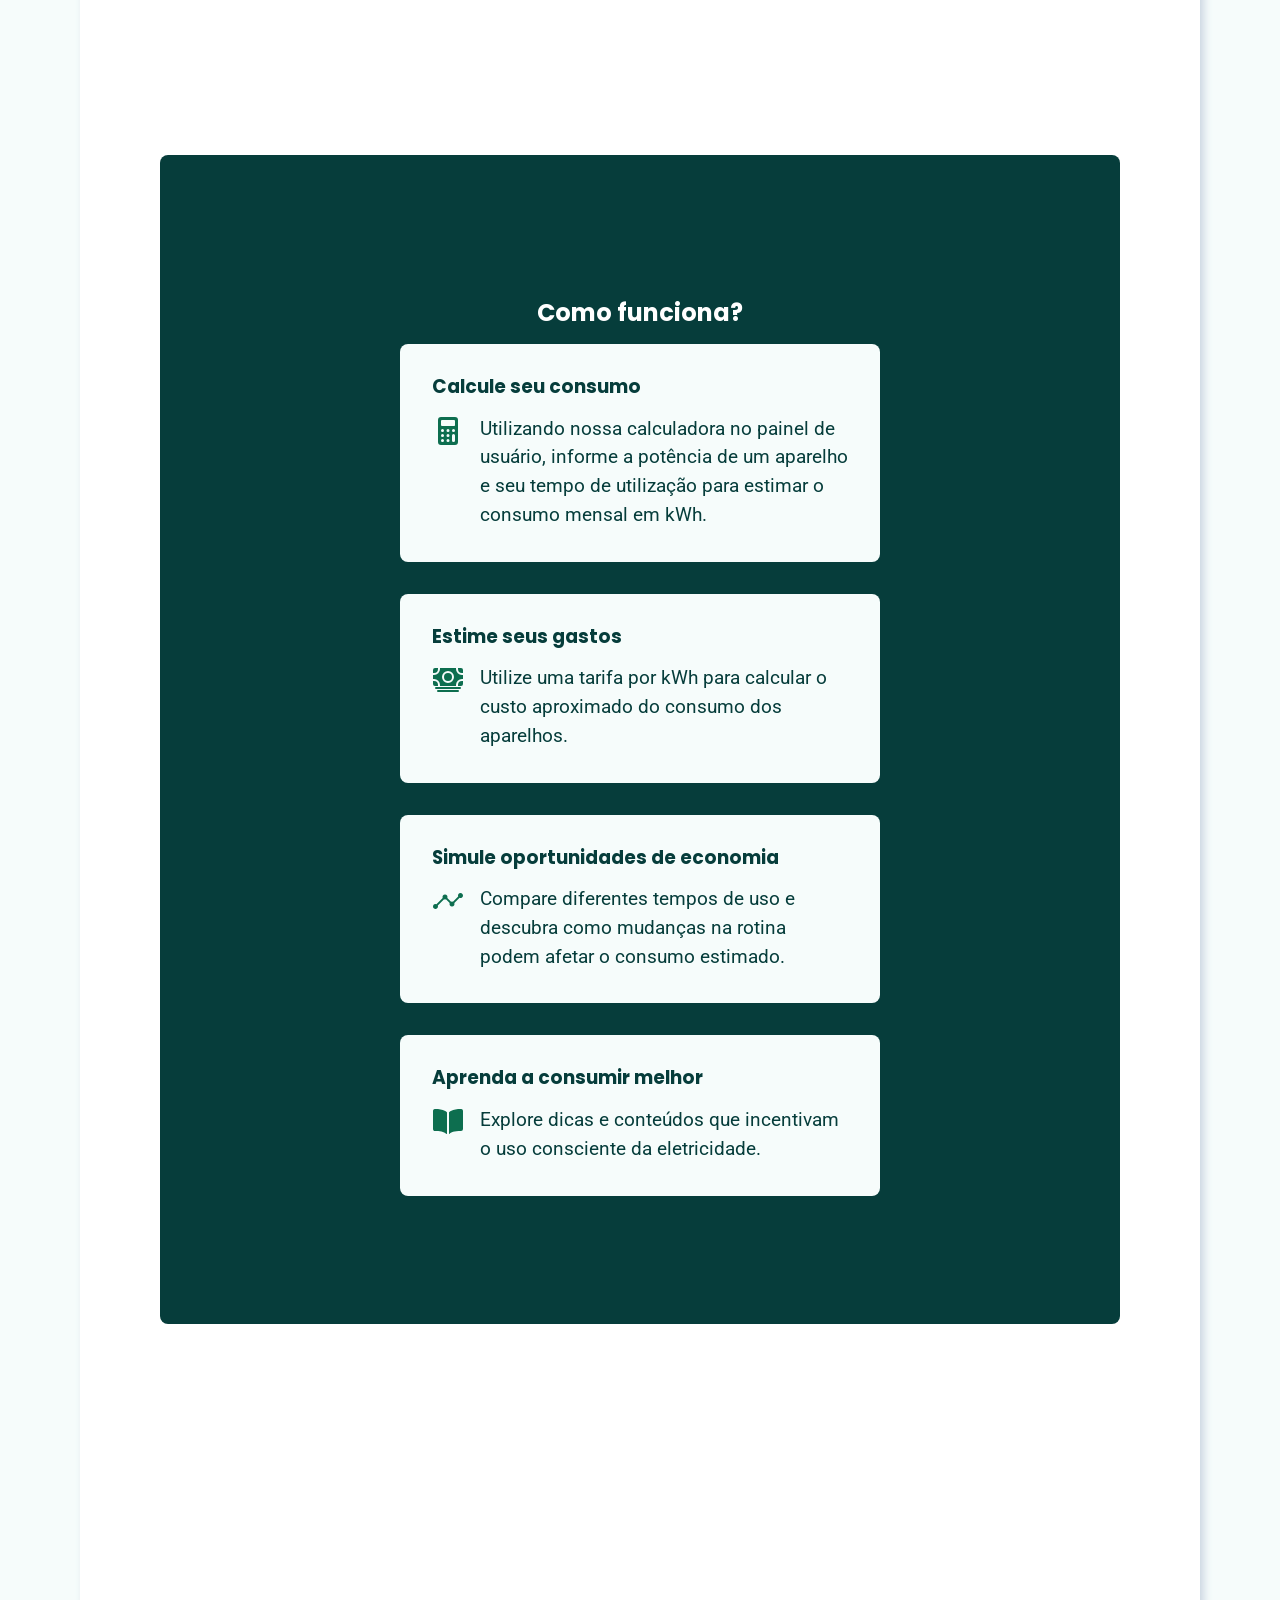
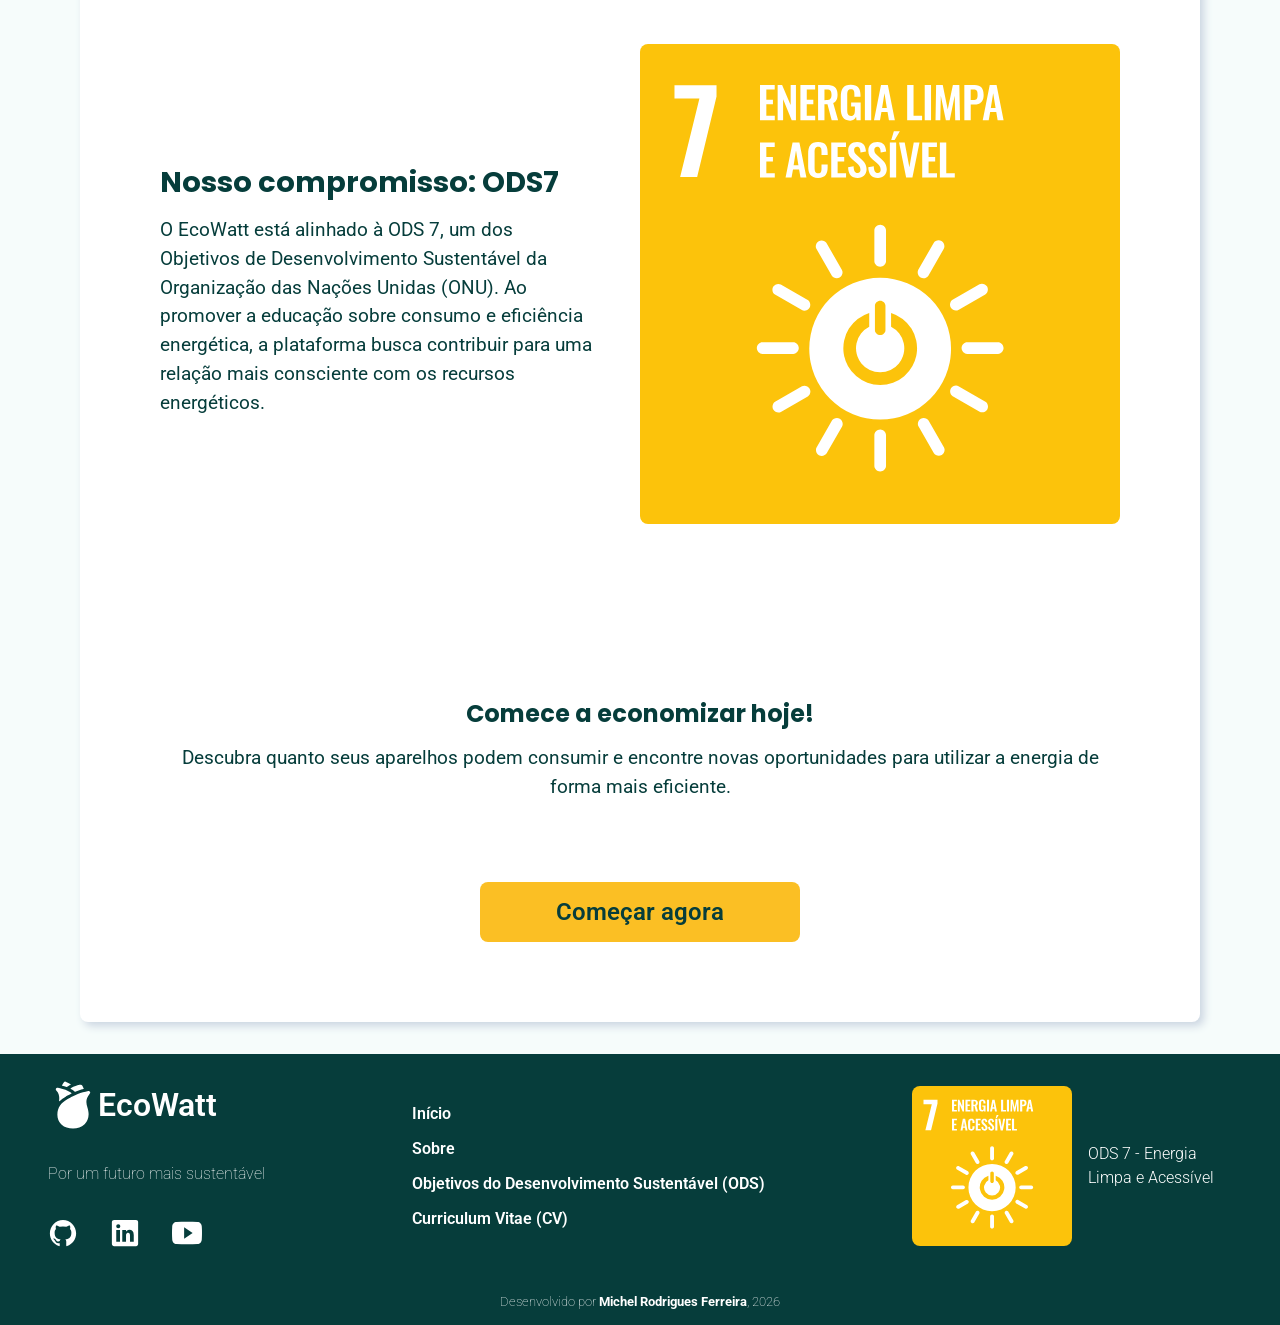
<file: pages/sobre.html>
<!doctype html>
<html lang="pt-br">
  <head>
    <link rel="preconnect" href="https://fonts.googleapis.com" />
    <link rel="preconnect" href="https://fonts.gstatic.com" crossorigin />
    <meta charset="UTF-8" />
    <meta name="viewport" content="width=device-width, initial-scale=1.0" />
    <link
      href="https://fonts.googleapis.com/css2?family=Poppins:ital,wght@0,100;0,200;0,300;0,400;0,500;0,600;0,700;0,800;0,900;1,100;1,200;1,300;1,400;1,500;1,600;1,700;1,800;1,900&family=Roboto:ital,wght@0,100..900;1,100..900&display=swap"
      rel="stylesheet"
    />
    <link rel="stylesheet" href="../styles/index.css" />
    <title>EcoWatt</title>
  </head>
  <body>
    <header>
      <div id="logo">
        <img src="../assets/icons/logo.svg" alt="Logo EcoWatt" />EcoWatt
      </div>
      <div id="navContainer">
        <nav>
          <a href="principal.html">Início</a>
          <a href="sobre.html" class="selecionado">Sobre</a>
          <a href="principal.html">Dicas</a>
          <a href="principal.html">Contato</a>
        </nav>

        <a href="painel-usuario.html" id="botaoPainel"
          >Michel Ferreira<img
            src="../assets/icons/person-outline.svg"
            alt="ícone de usuário"
          />
        </a>
      </div>
    </header>

    <main class="main-sobre radial-05 sombra">
      <h1>Sobre o EcoWatt</h1>

      <section class="sobre-section">
        <div class="sobre-texto">
          <h2>Conheça o EcoWatt</h2>
          <p>
            O <strong>EcoWatt</strong> é uma plataforma criada para tornar o
            consumo de energia elétrica mais fácil de compreender. Por meio de
            uma calculadora de consumo, simulações de custos e conteúdos
            educativos, ajudamos as pessoas a identificar oportunidades de
            economia e a adotar hábitos mais eficientes no dia a dia.
          </p>
        </div>

        <img
          src="../assets/figs/tecnologia-verde.jpg"
          alt="Tecnologia Verde"
          class="radial-05"
        />
      </section>
      <section class="sobre-section">
        <img
          src="../assets/figs/analytics.jpg"
          alt="analytics"
          class="radial-05 imagem-vertical"
        />
        <div class="sobre-texto">
          <h2>Por que o EcoWatt existe?</h2>

          <p>
            Saber quanto pagamos pela eletricidade é importante, mas compreender
            como ela é consumida pode fazer toda a diferença. O tempo de uso e a
            potência dos aparelhos influenciam o consumo de energia, e pequenas
            mudanças nos hábitos podem representar oportunidades de economia.
          </p>
          <br />
          <p>
            O <strong>EcoWatt</strong> surgiu com a proposta de transformar
            esses dados em informações acessíveis, permitindo que cada pessoa
            compreenda melhor seu consumo e tome decisões mais conscientes.
          </p>
        </div>
      </section>
      <section id="tutorialContainer">
        <h2>Como funciona?</h2>
        <div id="tutorialFlex">
          <div class="card-tutorial radial-05">
            <h3>Calcule seu consumo</h3>
            <p>
              <img
                src="../assets/icons/calculator.svg"
                alt="Ícone de calculadora"
                class="icone-tutorial"
              />Utilizando nossa calculadora no painel de usuário, informe a
              potência de um aparelho e seu tempo de utilização para estimar o
              consumo mensal em kWh.
            </p>
          </div>
          <div class="card-tutorial radial-05">
            <h3>Estime seus gastos</h3>
            <p>
              <img
                src="../assets/icons/cash.svg"
                alt="Ícone de dinheiro"
                class="icone-tutorial"
              />
              Utilize uma tarifa por kWh para calcular o custo aproximado do
              consumo dos aparelhos.
            </p>
          </div>
          <div class="card-tutorial radial-05">
            <h3>Simule oportunidades de economia</h3>
            <p>
              <img
                src="../assets/icons/analytics.svg"
                alt="Ícone de gráfico"
                class="icone-tutorial"
              />
              Compare diferentes tempos de uso e descubra como mudanças na
              rotina podem afetar o consumo estimado.
            </p>
          </div>
          <div class="card-tutorial radial-05">
            <h3>Aprenda a consumir melhor</h3>
            <p>
              <img
                src="../assets/icons/book.svg"
                alt="Ícone de livro"
                class="icone-tutorial"
              />
              Explore dicas e conteúdos que incentivam o uso consciente da
              eletricidade.
            </p>
          </div>
        </div>
      </section>
      <section class="sobre-section">
        <div class="sobre-texto">
          <h2>Nosso compromisso: ODS7</h2>
          <p>
            O EcoWatt está alinhado à ODS 7, um dos Objetivos de Desenvolvimento
            Sustentável da Organização das Nações Unidas (ONU). Ao promover a
            educação sobre consumo e eficiência energética, a plataforma busca
            contribuir para uma relação mais consciente com os recursos
            energéticos.
          </p>
        </div>

        <img src="../assets/figs/ods-7.svg" alt="ODS 7" class="radial-05" />
      </section>
      <section class="comecar-agora">
        <h2>Comece a economizar hoje!</h2>
        <p>
          Descubra quanto seus aparelhos podem consumir e encontre novas
          oportunidades para utilizar a energia de forma mais eficiente.
        </p>
      </section>

      <a href="painel-usuario.html" id="botaoExperimente" class="radial-05"
        >Começar agora</a
      >
    </main>

    <footer>
      <div id="footerContainer">
        <div id="redesSociais">
          <div id="logoFooter">
            <img
              src="../assets/icons/logo-branca.svg"
              alt="Logo EcoWatt"
              id="imgLogoFooter"
            />EcoWatt
          </div>
          <p>Por um futuro mais sustentável</p>
          <div id="redesSociaisIcones">
            <a href="https://github.com/monwire" target="_blank"
              ><img
                src="../assets/icons/logo-github.svg"
                alt="Ícone do GitHub"
                class="icone-rede-social"
            /></a>
            <a
              href="https://www.linkedin.com/in/michel-rodrigues-ferreira-ab06b2360/"
              target="_blank"
              ><img
                src="../assets/icons/logo-linkedin.svg"
                alt="Ícone do Linkedin"
                class="icone-rede-social"
            /></a>
            <a
              href="https://www.youtube.com/@MichelFerreira-o5y"
              target="_blank"
              ><img
                src="../assets/icons/logo-youtube.svg"
                alt="Ícone do YouTube"
                class="icone-rede-social"
            /></a>
          </div>
        </div>
        <div id="linksFooter">
          <ul>
            <li><a href="principal.html">Início</a></li>
            <li><a href="sobre.html">Sobre</a></li>
            <li>
              <a href="https://brasil.un.org/pt-br/sdgs" target="_blank"
                >Objetivos do Desenvolvimento Sustentável (ODS)</a
              >
            </li>
            <li>
              <a
                href="https://monwire.github.io/curriculum-vitae/"
                target="_blank"
                >Curriculum Vitae (CV)</a
              >
            </li>
          </ul>
        </div>
        <div id="ods">
          <img src="../assets/figs/ods-7.svg" alt="ODS7" class="radial-05" />
          <p>ODS 7 - Energia Limpa e Acessível</p>
        </div>
      </div>

      <span
        >Desenvolvido por <strong>Michel Rodrigues Ferreira</strong>, 2026</span
      >
    </footer>
  </body>
</html>
</file>
<file: styles/index.css>
@import url(global.css);
@import url(utils.css);
@import url(header.css);
@import url(hero.css);
@import url(dicas.css);
@import url(destaques.css);
@import url(footer.css);
@import url(cadastro.css);
@import url(login.css);
@import url(sobre.css);
@import url(painel.css);
@import url(recuperacao.css);
</file>
